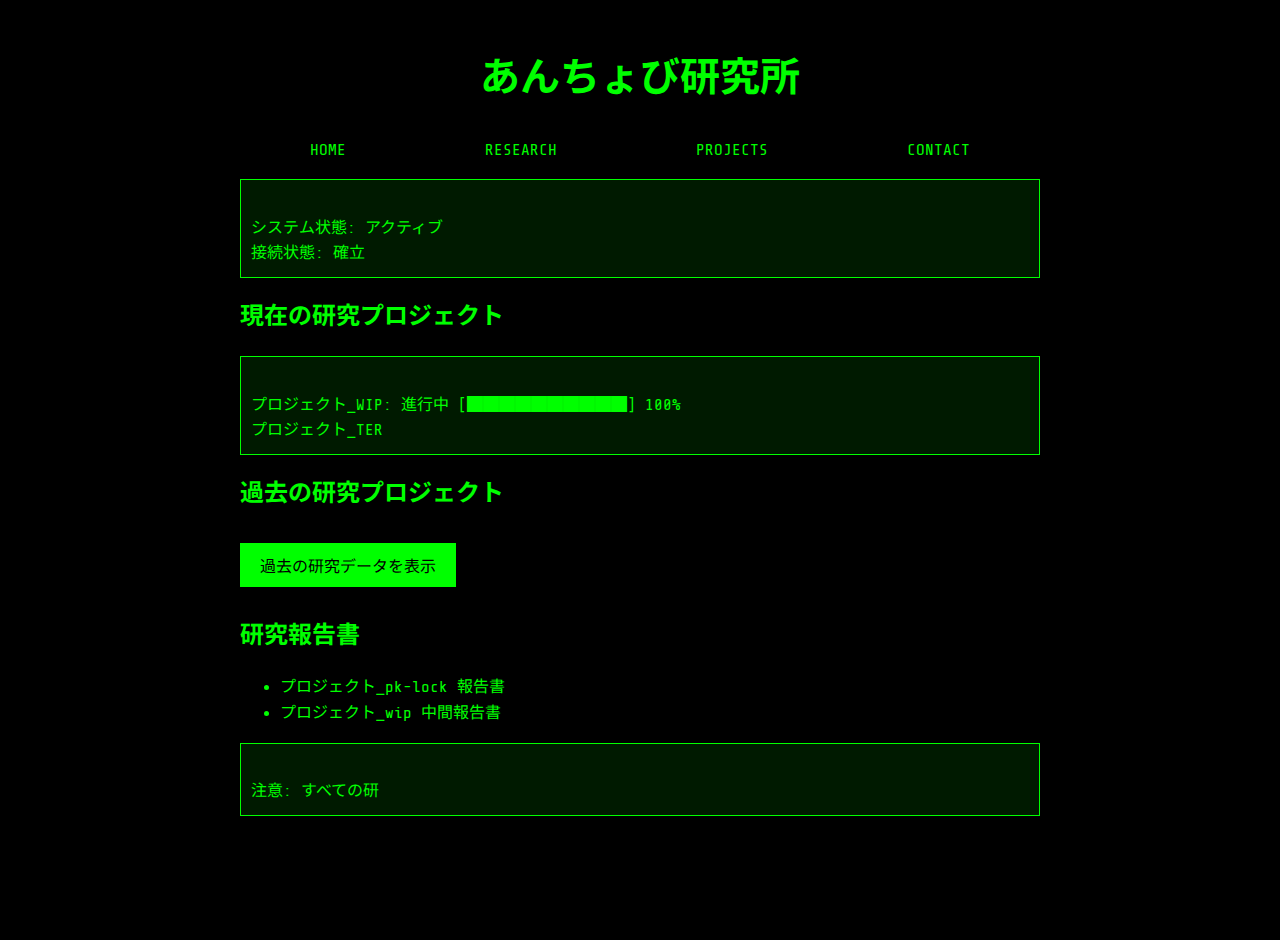
<file: index.html>
<!DOCTYPE html>
<html lang="ja">
<head>
    <meta charset="UTF-8">
    <meta name="viewport" content="width=device-width, initial-scale=1.0">
    <meta name="description" content="あんちょびの研究や最近の出来事を掲載したホームページです。">
<meta property="og:title" content="あんちょび研究所">
   <meta property="og:site_name" content="トップ">
   <meta property="og:description" content="あんちょびの研究や最近の出来事を掲載したホームページです。">
   <meta property="og:url" content="https://aventern.github.io/axisian/">
   <meta property="og:image" herf="images/anchovy.jpg">
<link rel="icon" href="images/anchovy.jpg">
    <title>研究所端末</title>
    <style>
        @import url('https://fonts.googleapis.com/css2?family=Noto+Sans+JP:wght@400;700&family=Share+Tech+Mono&display=swap');
        
        body {
            background-color: #000;
            color: #00ff00;
            font-family: 'Share Tech Mono', 'Noto Sans JP', monospace;
            line-height: 1.6;
            padding: 20px;
            min-height: 100vh;
            margin: 0;
        }

        .container {
            max-width: 800px;
            margin: 0 auto;
        }

        h1 {
            font-size: 2.5em;
            text-align: center;
            animation: flicker 0.3s infinite;
        }

        @keyframes flicker {
            0% { opacity: 1; }
            50% { opacity: 0.95; }
            100% { opacity: 1; }
        }

        .terminal-text {
            background: rgba(0, 255, 0, 0.1);
            border: 1px solid #00ff00;
            padding: 10px;
            margin: 10px 0;
            white-space: pre-line;
        }

        button {
            background-color: #00ff00;
            color: #000;
            border: none;
            padding: 10px 20px;
            font-family: 'Share Tech Mono', 'Noto Sans JP', monospace;
            font-size: 1em;
            cursor: pointer;
            margin: 10px 0;
        }

        button:hover {
            background-color: #00cc00;
        }

        a {
            color: #00ff00;
            text-decoration: none;
        }

        a:hover {
            text-decoration: underline;
        }
    </style>
</head>
<body>
    <div class="container">
        <h1>あんちょび研究所</h1>
         <header>
        <nav>
            <ul style="list-style: none; padding: 0; display: flex; justify-content: space-around;">
                <li><a href="index.html">HOME</a></li>
                <li><a href="past_research.html">RESEARCH</a></li>
                <li><a href="projects.html">PROJECTS</a></li>
                <li><a href="contact.html">CONTACT</a></li>
            </ul>
        </nav>
    </header>

        
        <div class="terminal-text">
            システム状態: アクティブ
            接続状態: 確立
        </div>

        <h2>現在の研究プロジェクト</h2>
        <div class="terminal-text">
            プロジェクト_WIP: 進行中 [██████████] 100%
            プロジェクト_TERM: 分析中 [███████___] 70%
           プロジェクト_TRANSFER: 初期化中 [██________] 20%
        </div>

        <h2>過去の研究プロジェクト</h2>
        <button onclick="window.location.href='past_research.html'">過去の研究データを表示</button>

        <h2>研究報告書</h2>
        <ul>
            <li><a href="reports/project_alpha.pdf" target="_blank">プロジェクト_pk-lock 報告書</a></li>
            <li><a href="reports/project_beta.pdf" target="_blank">プロジェクト_wip 中間報告書</a></li>
        </ul>

        <div class="terminal-text">
            注意: すべての研究データは最高機密です。
            許可されていない閲覧や共有は厳重に禁止されています。
        </div>
    </div>

    <script>
        // ターミナル風のテキスト表示エフェクト
        function typeWriter(elementId, text, speed) {
            let i = 0;
            const element = document.getElementById(elementId);
            element.innerHTML = '';
            function type() {
                if (i < text.length) {
                    element.innerHTML += text.charAt(i);
                    i++;
                    setTimeout(type, speed);
                }
            }
            type();
        }

        // ページ読み込み時にエフェクトを適用
        window.onload = function() {
            const terminalTexts = document.querySelectorAll('.terminal-text');
            terminalTexts.forEach((element, index) => {
                const text = element.innerHTML;
                element.innerHTML = '';
                element.id = 'terminal-text-' + index;
                setTimeout(() => typeWriter('terminal-text-' + index, text, 20), index * 1000);
            });
        };
    </script>
</body>
</html>
</file>
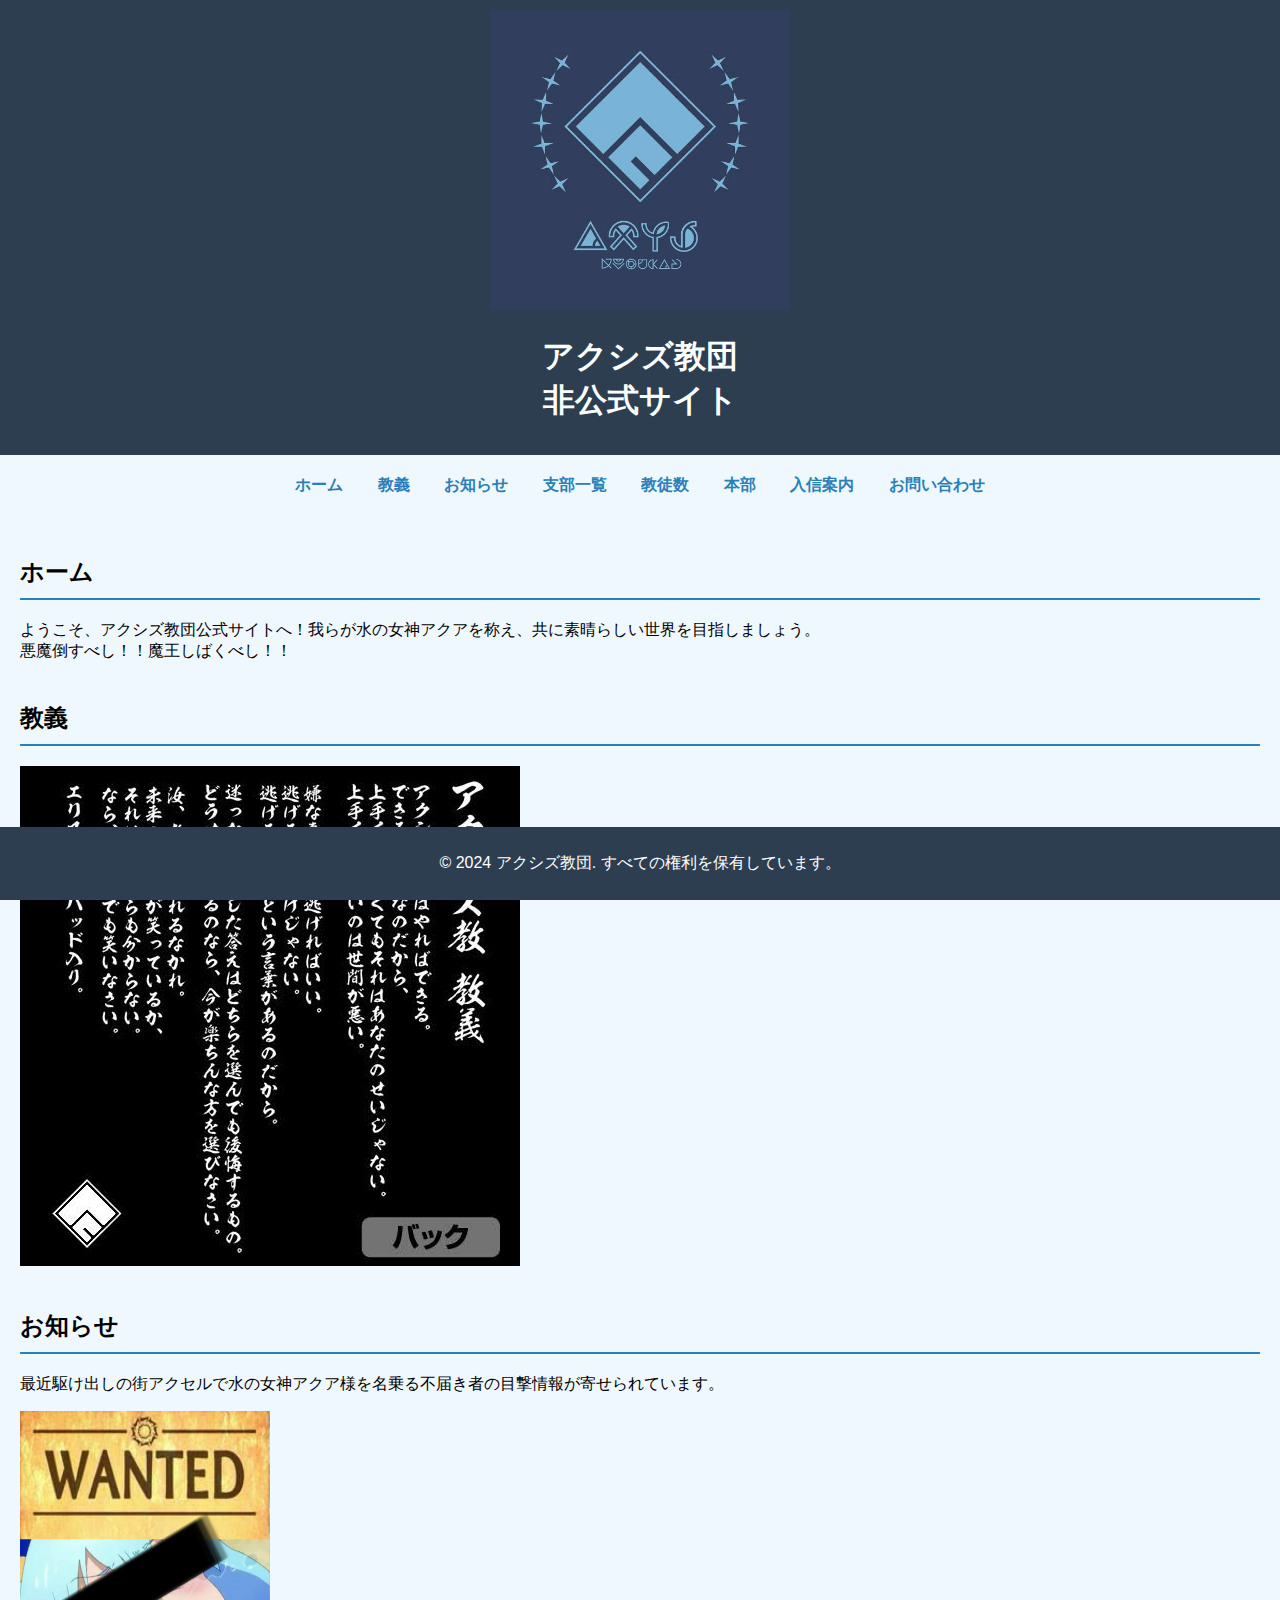
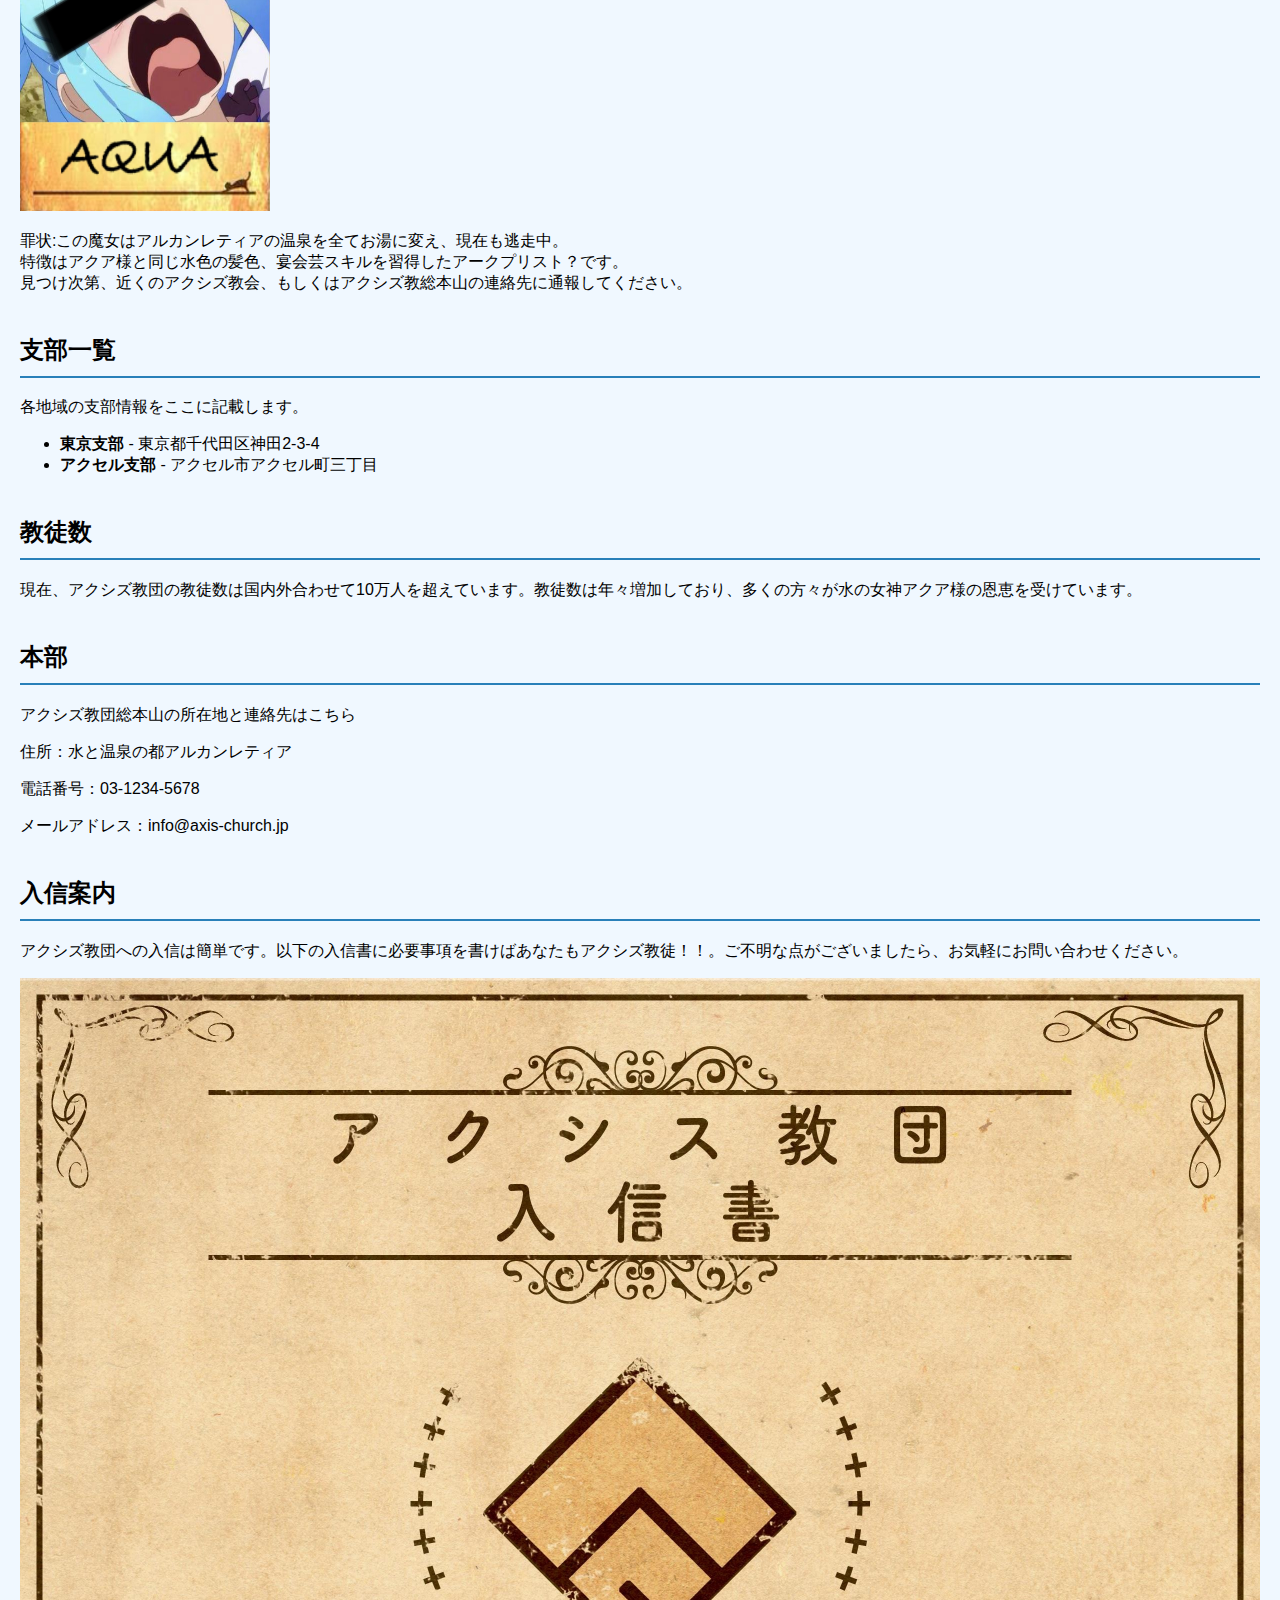
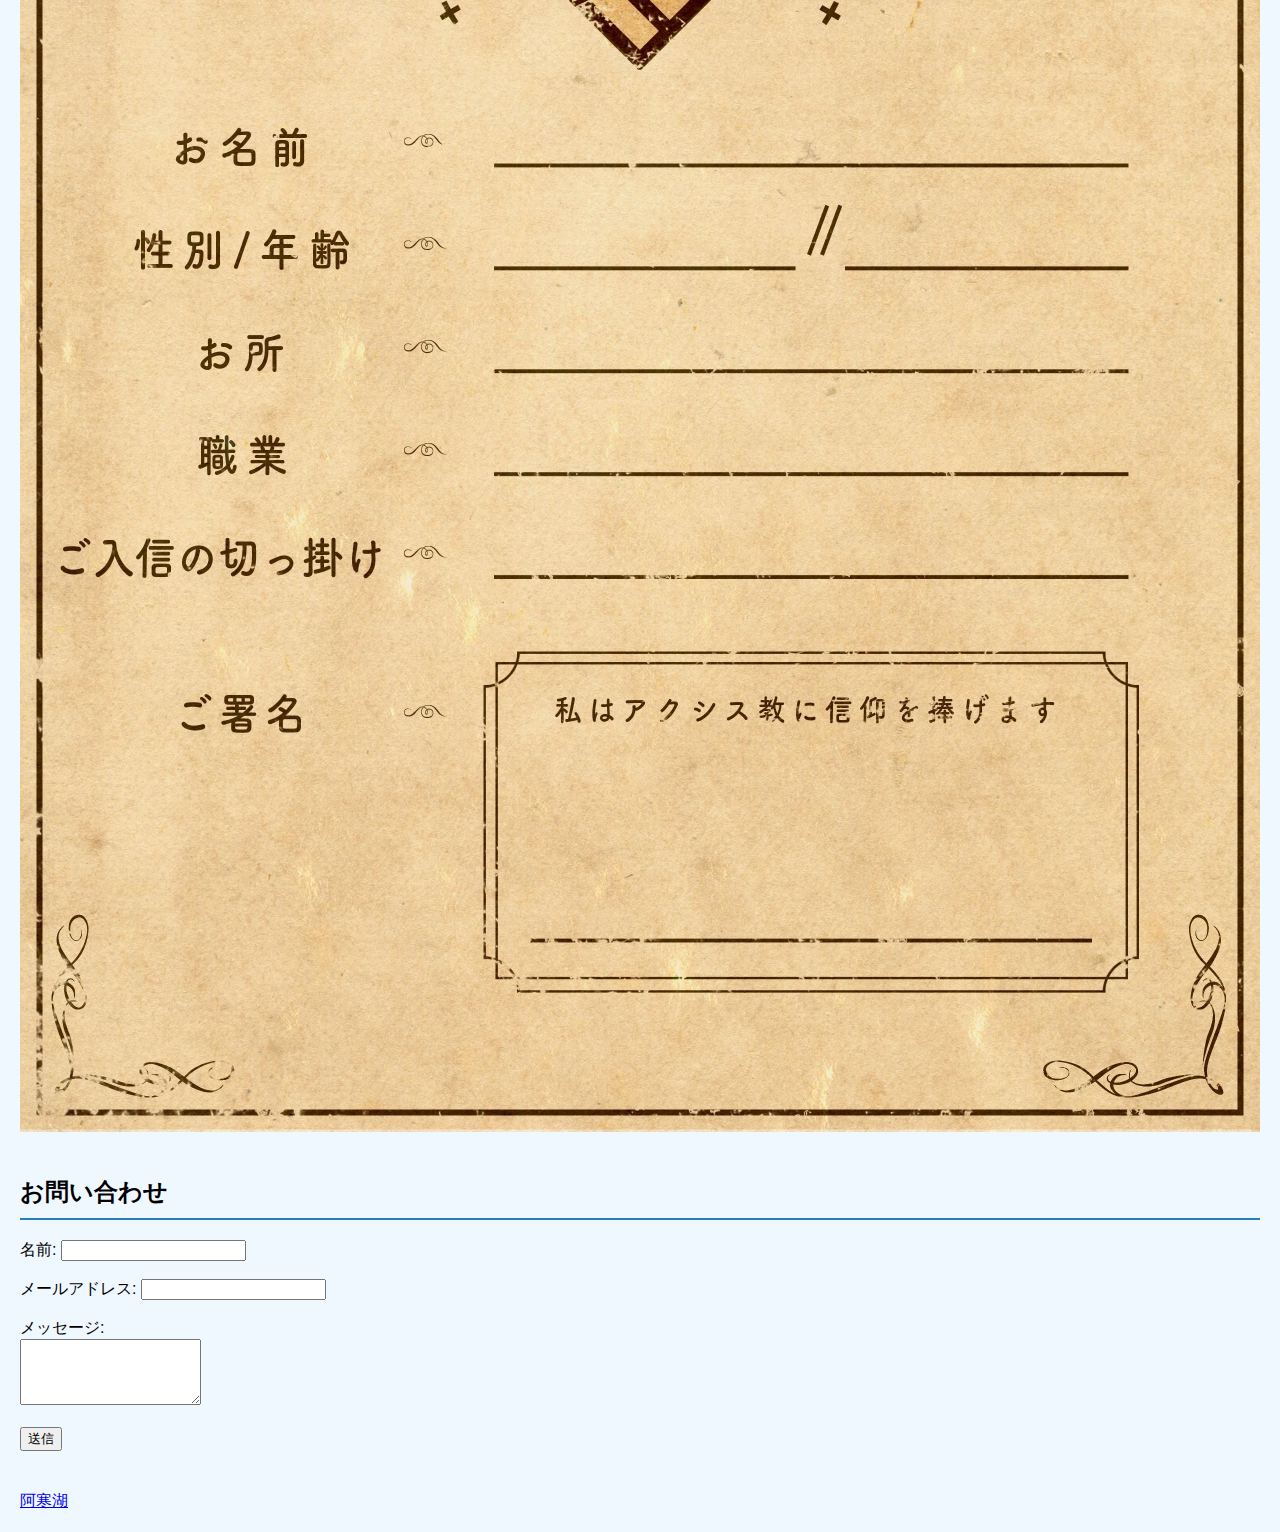
<file: aqua.html>
<!DOCTYPE html>
<html lang="ja">
<head>
    <meta charset="UTF-8">
    <meta name="viewport" content="width=device-width, initial-scale=1.0">
    <title>アクシズ教団非公式サイト</title>
    <style>
        body {
            font-family: Arial, sans-serif;
            background-color: #f0f8ff;
            margin: 0;
            padding: 0;
        }
        header {
            background-color: #2c3e50;
            color: white;
            padding: 10px 0;
            text-align: center;
        }
    
        nav {
            text-align: center;
            margin: 20px 0;
        }
        nav a {
            margin: 0 15px;
            text-decoration: none;
            color: #2980b9;
            font-weight: bold;
        }
        main {
            padding: 20px;
        }
        .content-section {
            margin-bottom: 40px;
        }
        .content-section h2 {
            border-bottom: 2px solid #2980b9;
            padding-bottom: 10px;
        }
        .content-section img {
            max-width: 100%;
            height: auto;
        }
        footer {
            background-color: #2c3e50;
            color: white;
            text-align: center;
            padding: 10px 0;
            position: fixed;
            width: 100%;
            bottom: 0;
        }
    </style>
</head>
<body>
    <header>
<img src="images/IMG_5029.jpeg" style="width: 300px; height: 300px;" alt="ロゴマーク">
    
        <h1>アクシズ教団<br>非公式サイト</h1>
    </header>
    
    <nav>
        <a href="#home">ホーム</a>
        <a href="#teachings">教義</a>
        <a href="#notice">お知らせ</a>
        <a href="#branches">支部一覧</a>
        <a href="#members">教徒数</a>
        <a href="#headquarters">本部</a>
        <a href="#join">入信案内</a>
        <a href="#contact">お問い合わせ</a>
    </nav>

    <main>
        <section id="home" class="content-section">
            <h2>ホーム</h2>
            <p>ようこそ、アクシズ教団公式サイトへ！我らが水の女神アクアを称え、共に素晴らしい世界を目指しましょう。<br>
悪魔倒すべし！！魔王しばくべし！！</p>
        </section>

        <section id="teachings" class="content-section">
            <h2>教義</h2>
    <img src="images/IMG_5028.jpeg" alt="教義">
    
        </section>
        <section id="notice" class="content-section">
           <h2>お知らせ</h2>
            <p>最近駆け出しの街アクセルで水の女神アクア様を名乗る不届き者の目撃情報が寄せられています。</p>
            <img src="images/IMG_5185.jpeg" style="width: 250px; height: 400px;"alt="指名手配">
            <p>罪状:この魔女はアルカンレティアの温泉を全てお湯に変え、現在も逃走中。<br>
            特徴はアクア様と同じ水色の髪色、宴会芸スキルを習得したアークプリスト？です。<br>
            見つけ次第、近くのアクシズ教会、もしくはアクシズ教総本山の連絡先に通報してください。</p>
        </section>

        <section id="branches" class="content-section">
            <h2>支部一覧</h2>
            <p>各地域の支部情報をここに記載します。</p>
            <ul>
                <li><strong>東京支部</strong> - 東京都千代田区神田2-3-4</li>
                <li><strong>アクセル支部</strong> - アクセル市アクセル町三丁目</li>
                <!-- 他の支部情報を追加 -->
            </ul>
        </section>

        <section id="members" class="content-section">
            <h2>教徒数</h2>
            <p>現在、アクシズ教団の教徒数は国内外合わせて10万人を超えています。教徒数は年々増加しており、多くの方々が水の女神アクア様の恩恵を受けています。</p>
        </section>

        <section id="headquarters" class="content-section">
            <h2>本部</h2>
            <p>アクシズ教団総本山の所在地と連絡先はこちら</p>
            <p>住所：水と温泉の都アルカンレティア</p>
            <p>電話番号：03-1234-5678</p>
            <p>メールアドレス：info@axis-church.jp</p>
        </section>

        <section id="join" class="content-section">
            <h2>入信案内</h2>
            <p>アクシズ教団への入信は簡単です。以下の入信書に必要事項を書けばあなたもアクシズ教徒！！。ご不明な点がございましたら、お気軽にお問い合わせください。</p>
               <img src="images/IMG_5181.jpeg" alt="入信書">
        </section>

        <section id="contact" class="content-section">
            <h2>お問い合わせ</h2>
            <form>
                <label for="name">名前:</label>
                <input type="text" id="name" name="name" required><br><br>
                <label for="email">メールアドレス:</label>
                <input type="email" id="email" name="email" required><br><br>
                <label for="message">メッセージ:</label><br>
                <textarea id="message" name="message" rows="4" required></textarea><br><br>
                <input type="submit" value="送信">
            </form>
        </section>
        <a href="pages/blog.html">阿寒湖</a>
    </main>

    <footer>
        <p>© 2024 アクシズ教団. すべての権利を保有しています。</p>
    </footer>
</body>
</html>
</file>
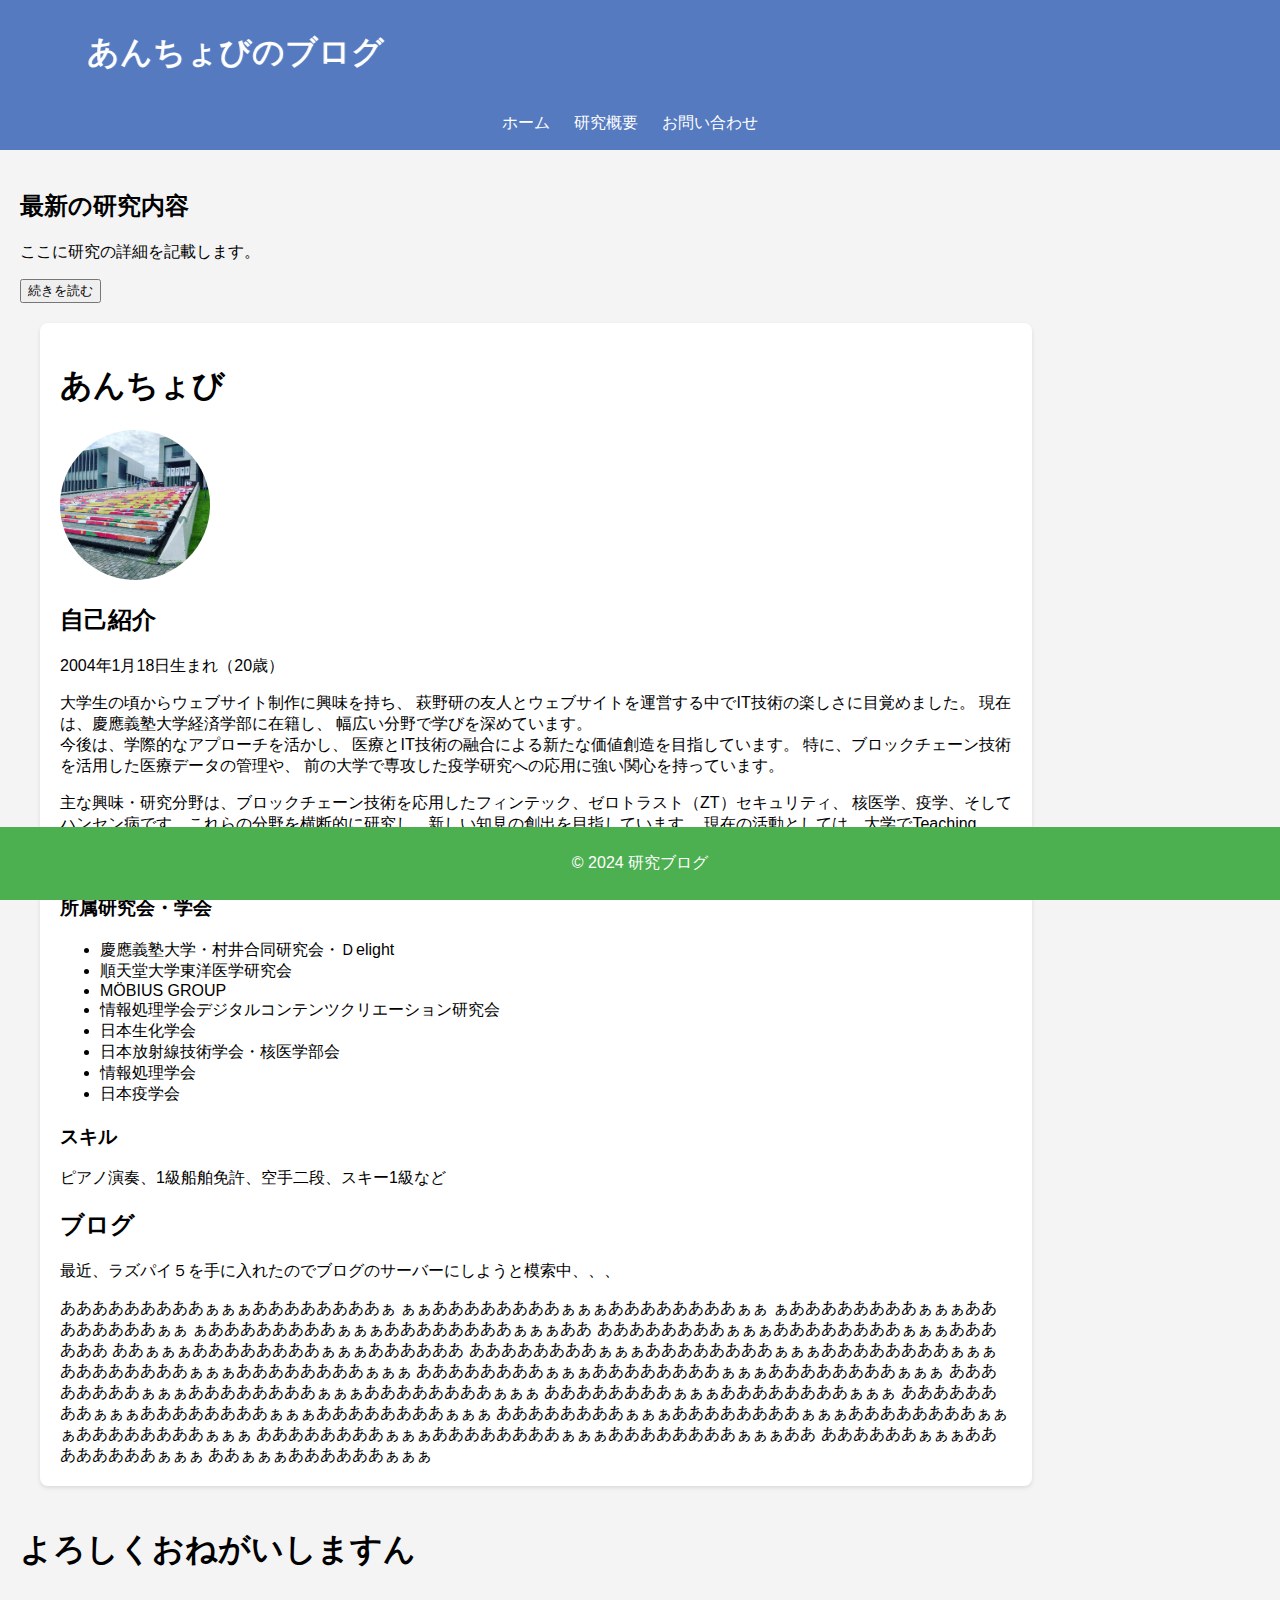
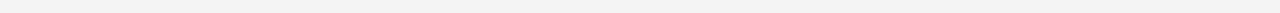
<file: blog.html>
<!DOCTYPE html>
<html lang="ja">
<head>
    <meta charset="UTF-8">
    <meta name="viewport" content="width=device-width, initial-scale=1.0">
    <title>あんちょびのブログ</title>
    <style>
        body {font-family: Arial, sans-serif;margin: 0;padding: 0;background-color: #f4f4f4;justify-content: center; align-items: center; /* コンテンツを垂直中央揃え */width: 100vw; /* ビューポートの幅を使用 */}

        header {background-color: #4CAF50;color: white;padding: 10px 0;text-align: center;height: 150px;box-sizing:border-box;position:relative;}
        #sliding-title {position: absolute;white-space: nowrap;will-change: transform;z-index: 1; /* タイトルを最前面に表示する */}
        nav {position: absolute;bottom: 0; /* 下に移動 */width: 100%;}
        nav ul {list-style-type: none;padding: 0;}
        nav ul li {display: inline;margin-right: 20px;height:-50px;}
        nav ul li a {color: white;text-decoration: none;}
        main {padding: 20px;}
        footer {background-color: #4CAF50;color: white;text-align: center;padding: 10px 0;position: fixed;width: 100%;bottom: 0;}
        .content {padding: 20px;width: 80%; /* コンテンツの幅を適切に設定 */max-width800px; /* 最大幅を設定 */}
        .bio {background-color: white;padding: 20px;border-radius: 8px;box-shadow: 0 2px 4px rgba(0, 0, 0, 0.1);}
    </style>
</head>
<body>
    <header id="header">
        <h1 id="sliding-title">あんちょびのブログ</h1>
         <script>
        const title = document.getElementById('sliding-title');
        const startPosition = window.innerWidth;
        const endPosition = -title.clientWidth;
        const duration = 10; // アニメーションの持続時間（秒）

        function animate() {
            const currentTime = (Date.now() % (duration * 1000)) / 1000;
            const progress = currentTime / duration;
            const currentX = startPosition + progress * (endPosition - startPosition);
            title.style.transform = `translateX(${currentX}px)`;
            requestAnimationFrame(animate);
        }

        window.onload = () => {
            animate();
        };
    </script>
        <nav>
            <ul>
                <li><a href="index.html">ホーム</a></li>
                <li><a href="about.html">研究概要</a></li>
                <li><a href="Keio.html">お問い合わせ</a></li>
            </ul>
        </nav>
    </header>
     <script>
        // function to generate a random color
        function getRandomColor() {const letters = '0123456789ABCDEF';let color = '#';for (let i = 0; i < 6; i++) {color += letters[Math.floor(Math.random() * 16)];}return color;}
        // function to change the header color
        function changeHeaderColor() {const header = document.getElementById('header');header.style.backgroundColor = getRandomColor();}
        // set interval to change color every second
        setInterval(changeHeaderColor, 10);
    </script>
    <main>
        <article>
            <h2>最新の研究内容</h2>
            <p>ここに研究の詳細を記載します。</p>
            <button id="toggleButton">続きを読む</button>
            <div id="moreContent" style="display: none;">
                <p>追加の研究情報や詳細な説明がここに表示されます。</p>
            </div>
        </article>
<div class="content">
        <div class="bio">
            <h1>あんちょび</h1>
            <img src="images/IMG_5000.jpeg" style="width: 150px;height: 150px;border-radius: 50%;object-fit: cover;margin-right: 20px; " alt="ロゴマーク">
             <h2>自己紹介</h2>
            <p>2004年1月18日生まれ（20歳）</p>
            <p>大学生の頃からウェブサイト制作に興味を持ち、
                萩野研の友人とウェブサイトを運営する中でIT技術の楽しさに目覚めました。
                現在は、慶應義塾大学経済学部に在籍し、
                幅広い分野で学びを深めています。
            <br>今後は、学際的なアプローチを活かし、
                医療とIT技術の融合による新たな価値創造を目指しています。
                特に、ブロックチェーン技術を活用した医療データの管理や、
                前の大学で専攻した疫学研究への応用に強い関心を持っています。
            </p>
            <p>主な興味・研究分野は、ブロックチェーン技術を応用したフィンテック、ゼロトラスト（ZT）セキュリティ、
                核医学、疫学、そしてハンセン病です。これらの分野を横断的に研究し、新しい知見の創出を目指しています。
                現在の活動としては、大学でTeaching Assistantを務める傍ら、
                個人でウェブサイトの運営や不動産業にも携わっています。多岐にわたる活動を通じて、
                幅広い視野と実践的なスキルを磨いています。
                </p>
            <h3>所属研究会・学会</h3>
            <ul>
                <li>慶應義塾大学・村井合同研究会・Ｄelight</li>
                <li>順天堂大学東洋医学研究会</li>
                <li>MÖBIUS GROUP</li>
                <li>情報処理学会デジタルコンテンツクリエーション研究会</li>
 
                <li>日本生化学会</li>
                <li>日本放射線技術学会・核医学部会</li>
                <li>情報処理学会</li>

                <li>日本疫学会</li>
                
            </ul>
            <h3>スキル</h3>
            <p>ピアノ演奏、1級船舶免許、空手二段、スキー1級など</p>
  <h2>ブログ</h2>
        <p>最近、ラズパイ５を手に入れたのでブログのサーバーにしようと模索中、、、</p>  
            あああああああああぁぁぁああああああああぁ
            ぁぁああああああああぁぁぁああああああああぁぁ
            ぁああああああああぁぁぁああああああああぁぁ
            ぁああああああああぁぁぁああああああああぁぁぁああ
            ああああああああぁぁぁああああああああぁぁぁああああああ
            ああぁぁぁああああああああぁぁぁああああああ
            ああああああああぁぁぁああああああああぁぁぁああああああああぁぁぁ
            ああああああああぁぁぁああああああああぁぁぁ
            ああああああああぁぁぁああああああああぁぁぁああああああああぁぁぁ
            ああああああああぁぁぁああああああああぁぁぁああああああああぁぁぁ
            ああああああああぁぁぁああああああああぁぁぁ
            ああああああああぁぁぁああああああああぁぁぁああああああああぁぁぁ
            ああああああああぁぁぁああああああああぁぁぁああああああああぁぁぁああああああああぁぁぁ
            ああああああああぁぁぁああああああああぁぁぁああああああああぁぁぁああ
            ああああああぁぁぁああああああああぁぁぁ
            
            ああぁぁぁああああああぁぁぁ           
        </div>
    </div>
            <h1>よろしくおねがいしますん</h1>
    </main>
    <footer>
        <p>&copy; 2024 研究ブログ</p>
    </footer>
    <script>
        document.addEventListener("DOMContentLoaded", function() {
            const toggleButton = document.getElementById("toggleButton");
            const moreContent = document.getElementById("moreContent");

            toggleButton.addEventListener("click", function() {
                if (moreContent.style.display === "none") {
                    moreContent.style.display = "block";
                    toggleButton.textContent = "閉じる";
                } else {
                    moreContent.style.display = "none";
                    toggleButton.textContent = "続きを読む";
                }
            });
        });
    </script>
</body>
</html>
</file>
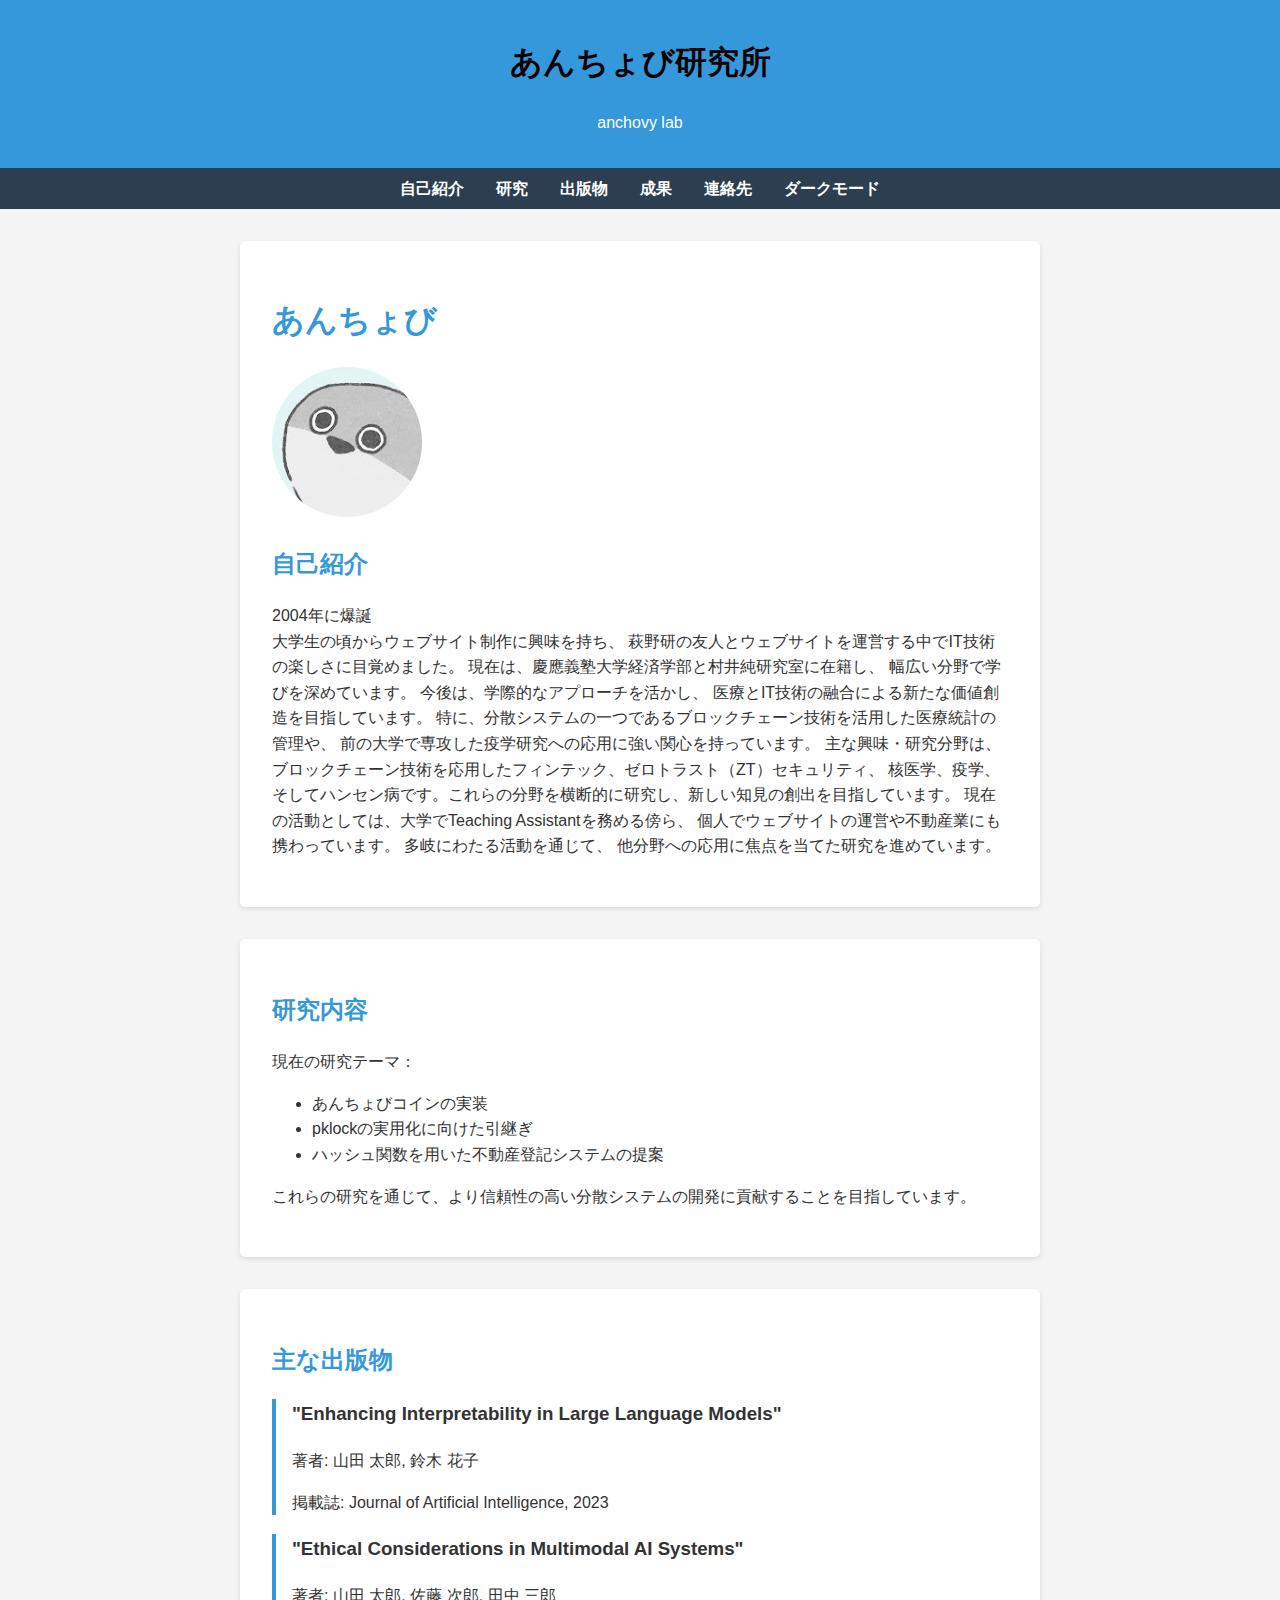
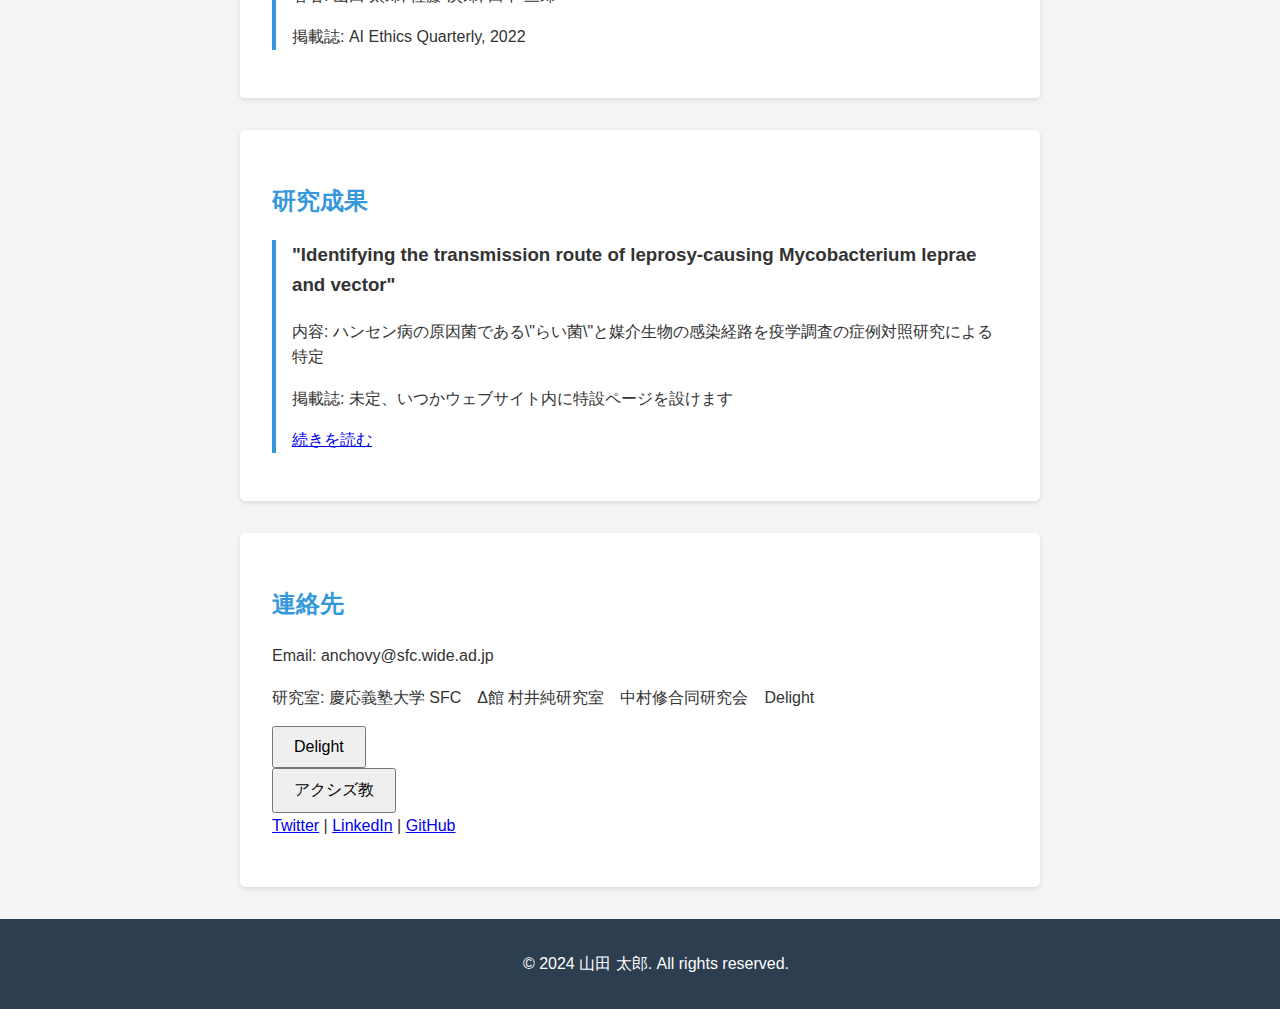
<file: cope.html>
<!DOCTYPE html>
<html lang="ja">
<head>
    <meta charset="UTF-8">
    <meta name="viewport" content="width=device-width, initial-scale=1.0">
    <meta name="description" content="あんちょびの研究や最近の出来事を掲載したホームページです。">
<meta property="og:title" content="あんちょび研究所">
   <meta property="og:site_name" content="トップ">
   <meta property="og:description" content="あんちょびの研究や最近の出来事を掲載したホームページです。">
   <meta property="og:url" content="https://aventern.github.io/axisian/">
   <meta property="og:image" herf="images/anchovy.jpg">

   
<link rel="icon" href="images/anchovy.jpg">
<link rel="apple-touch-icon" href="images/anchovy.jpg">
    <title>あんちょび研究所</title>
    <style>

        background-image {https://aventern.github.io/axisian/images/delight.jpg
            
        }
        :root {
            --primary-color: #3498db;
            --secondary-color: #2c3e50;
            --text-color: #333;
            --background-color: #f4f4f4;
        }
        body {
            font-family: 'Helvetica Neue', Arial, sans-serif;
            line-height: 1.6;
            color: var(--text-color);
            background-color: var(--background-color);
            margin: 0;
            padding: 0;
        }
        header {
            background-color: var(--primary-color);
            color: white;
            text-align: center;
            padding: 1rem;
        }
        nav {
            background-color: var(--secondary-color);
            padding: 0.5rem;
        }
        nav ul {
            list-style-type: none;
            padding: 0;
            margin: 0;
            display: flex;
            justify-content: center;
        }
        nav ul li {
            margin: 0 1rem;
        }
        nav ul li a {
            color: white;
            text-decoration: none;
            font-weight: bold;
        }
        main {
            max-width: 800px;
            margin: 2rem auto;
            padding: 0 1rem;
        }
        section {
            background-color: white;
            border-radius: 5px;
            box-shadow: 0 2px 5px rgba(0,0,0,0.1);
            padding: 2rem;
            margin-bottom: 2rem;
        }
        h1, h2 {
            color: var(--primary-color);
        }
        .publication {
            border-left: 4px solid var(--primary-color);
            padding-left: 1rem;
            margin-bottom: 1rem;
        }
        footer {
            background-color: var(--secondary-color);
            color: white;
            text-align: center;
            padding: 1rem;
            position: relative;
            bottom: 0;
            width: 100%;
        }
        @media (max-width: 600px) {
            nav ul {
                flex-direction: column;
                align-items: center;
            }
            nav ul li {
                margin: 0.5rem 0;
            }
        }
    </style>
</head>
<body>
    <header>
        <h1><font color="yello">あんちょび研究所</font></h1>
        <p>anchovy lab</p>
    </header>

    <nav>
        <ul>
            <li><a href="#about">自己紹介</a></li>
            <li><a href="#research">研究</a></li>
            <li><a href="#publications">出版物</a></li>
            <li><a href="#publications">成果</a></li>
            <li><a href="#contact">連絡先</a></li>
        </ul>
    </nav>

    <main>
        <section id="about">
             <h1>あんちょび</h1>
            <img src="images/anchovy.jpg" style="width: 150px;height: 150px;border-radius: 50%;object-fit: cover;margin-right: 20px; " alt="ロゴマーク">
            <h2>自己紹介</h2>
            <p>2004年に爆誕<br>
                大学生の頃からウェブサイト制作に興味を持ち、 
                萩野研の友人とウェブサイトを運営する中でIT技術の楽しさに目覚めました。 
                現在は、慶應義塾大学経済学部と村井純研究室に在籍し、 幅広い分野で学びを深めています。
                今後は、学際的なアプローチを活かし、 医療とIT技術の融合による新たな価値創造を目指しています。 
                特に、分散システムの一つであるブロックチェーン技術を活用した医療統計の管理や、 
                前の大学で専攻した疫学研究への応用に強い関心を持っています。
                主な興味・研究分野は、ブロックチェーン技術を応用したフィンテック、ゼロトラスト（ZT）セキュリティ、 
                核医学、疫学、そしてハンセン病です。これらの分野を横断的に研究し、新しい知見の創出を目指しています。
                現在の活動としては、大学でTeaching Assistantを務める傍ら、 個人でウェブサイトの運営や不動産業にも携わっています。
                多岐にわたる活動を通じて、 他分野への応用に焦点を当てた研究を進めています。
            </p>
        </section>

        <section id="research">
            <h2>研究内容</h2>
            <p>現在の研究テーマ：</p>
            <ul>
                <li>あんちょびコインの実装</li>
                <li>pklockの実用化に向けた引継ぎ</li>
                <li>ハッシュ関数を用いた不動産登記システムの提案</li>
            </ul>
            <p>これらの研究を通じて、より信頼性の高い分散システムの開発に貢献することを目指しています。</p>
        </section>


        <section id="publications">
            <h2>主な出版物</h2>
            <div class="publication">
                <h3>"Enhancing Interpretability in Large Language Models"</h3>
                <p>著者: 山田 太郎, 鈴木 花子</p>
                <p>掲載誌: Journal of Artificial Intelligence, 2023</p>
            </div>
            <div class="publication">
                <h3>"Ethical Considerations in Multimodal AI Systems"</h3>
                <p>著者: 山田 太郎, 佐藤 次郎, 田中 三郎</p>
                <p>掲載誌: AI Ethics Quarterly, 2022</p>
            </div>
        </section>
        
     

        <section id="publications">
    <h2>研究成果</h2>
    <div class="publication">
        <h3>"Identifying the transmission route of leprosy-causing Mycobacterium leprae and vector"</h3>
        <p>内容: ハンセン病の原因菌である\"らい菌\"と媒介生物の感染経路を疫学調査の症例対照研究による特定</p>
        <p>掲載誌: 未定、いつかウェブサイト内に特設ページを設けます</p>
        <a href="https://aventern.github.io/axisian/a.html" >続きを読む</a>
    </div>
            </section>
     <div>
    <div id="buttonContainer3"></div>
    <script>
        const buttonContainer3 = document.getElementById('buttonContainer2');
        const button3 = document.createElement('button');
        button2.textContent = '続きを読む';
        button2.style.padding = '10px 20px';
        button2.style.fontSize = '16px';
        button2.addEventListener('click', function () {
            const url = 'https://aventern.github.io/axisian/a.html';
            window.open(url, '_blank');
        });
        buttonContainer2.appendChild(button2);
        setInterval(() => {
            button2.style.backgroundColor = getRandomColor();
        }, 1000);
    </script>
</div>





        <section id="contact">
            <h2>連絡先</h2>
            <p>Email: anchovy@sfc.wide.ad.jp</p>
            <p>研究室: 慶応義塾大学 SFC　Δ館 村井純研究室　中村修合同研究会　Delight</p>
            <p>
                <div>
    <div id="buttonContainer1"></div>
    <script>
        const buttonContainer1 = document.getElementById('buttonContainer1');
        const button1 = document.createElement('button');
        button1.textContent = 'Delight';
        button1.style.padding = '10px 20px';
        button1.style.fontSize = '16px';
        button1.addEventListener('click', function () {
            const url = 'https://delight.sfc.wide.ad.jp/';
            window.open(url, '_blank');
        });
        buttonContainer1.appendChild(button1);
        function getRandomColor() {
            const letters = '0123456789ABCDEF';
            let color = '#';
            for (let i = 0; i < 6; i++) {
                color += letters[Math.floor(Math.random() * 16)];
            }
            return color;
        }
        setInterval(() => {
            button1.style.backgroundColor = getRandomColor();
        }, 1000);
    </script>
</div>
            <div>
    <div id="buttonContainer2"></div>
    <script>
        const buttonContainer2 = document.getElementById('buttonContainer2');
        const button2 = document.createElement('button');
        button2.textContent = 'アクシズ教';
        button2.style.padding = '10px 20px';
        button2.style.fontSize = '16px';
        button2.addEventListener('click', function () {
            const url = 'https://aventern.github.io/axisian/aqua.html';
            window.open(url, '_blank');
        });
        buttonContainer2.appendChild(button2);
        setInterval(() => {
            button2.style.backgroundColor = getRandomColor();
        }, 1000);
    </script>
</div>
                <a href="https://twitter.com/example" target="_blank" rel="noopener noreferrer">Twitter</a> |
                <a href="https://linkedin.com/in/example" target="_blank" rel="noopener noreferrer">LinkedIn</a> |
                <a href="https://github.com/example" target="_blank" rel="noopener noreferrer">GitHub</a>
            </p>
        </section>
    </main>

    <footer>
        <p>&copy; 2024 山田 太郎. All rights reserved.</p>
    </footer>

    <script>
        document.addEventListener('DOMContentLoaded', (event) => {
            // スムーズスクロール
            document.querySelectorAll('a[href^="#"]').forEach(anchor => {
                anchor.addEventListener('click', function (e) {
                    e.preventDefault();
                    document.querySelector(this.getAttribute('href')).scrollIntoView({
                        behavior: 'smooth'
                    });
                });
            });

            // ダークモードトグル
            const toggleDarkMode = () => {
                document.body.classList.toggle('dark-mode');
            };

            // ダークモードボタンの追加
            const nav = document.querySelector('nav ul');
            const darkModeToggle = document.createElement('li');
            darkModeToggle.innerHTML = '<a href="#" id="dark-mode-toggle">ダークモード</a>';
            nav.appendChild(darkModeToggle);

            document.getElementById('dark-mode-toggle').addEventListener('click', (e) => {
                e.preventDefault();
                toggleDarkMode();
            });

            // ダークモードのスタイル
            const style = document.createElement('style');
            style.textContent = `
                body.dark-mode {
                    --text-color: #f4f4f4;
                    --background-color: #333;
                }
                body.dark-mode section {
                    background-color: #2c3e50;
                    color: #f4f4f4;
                }
            `;
            document.head.appendChild(style);
        });
    </script>
</body>
</html>
</file>
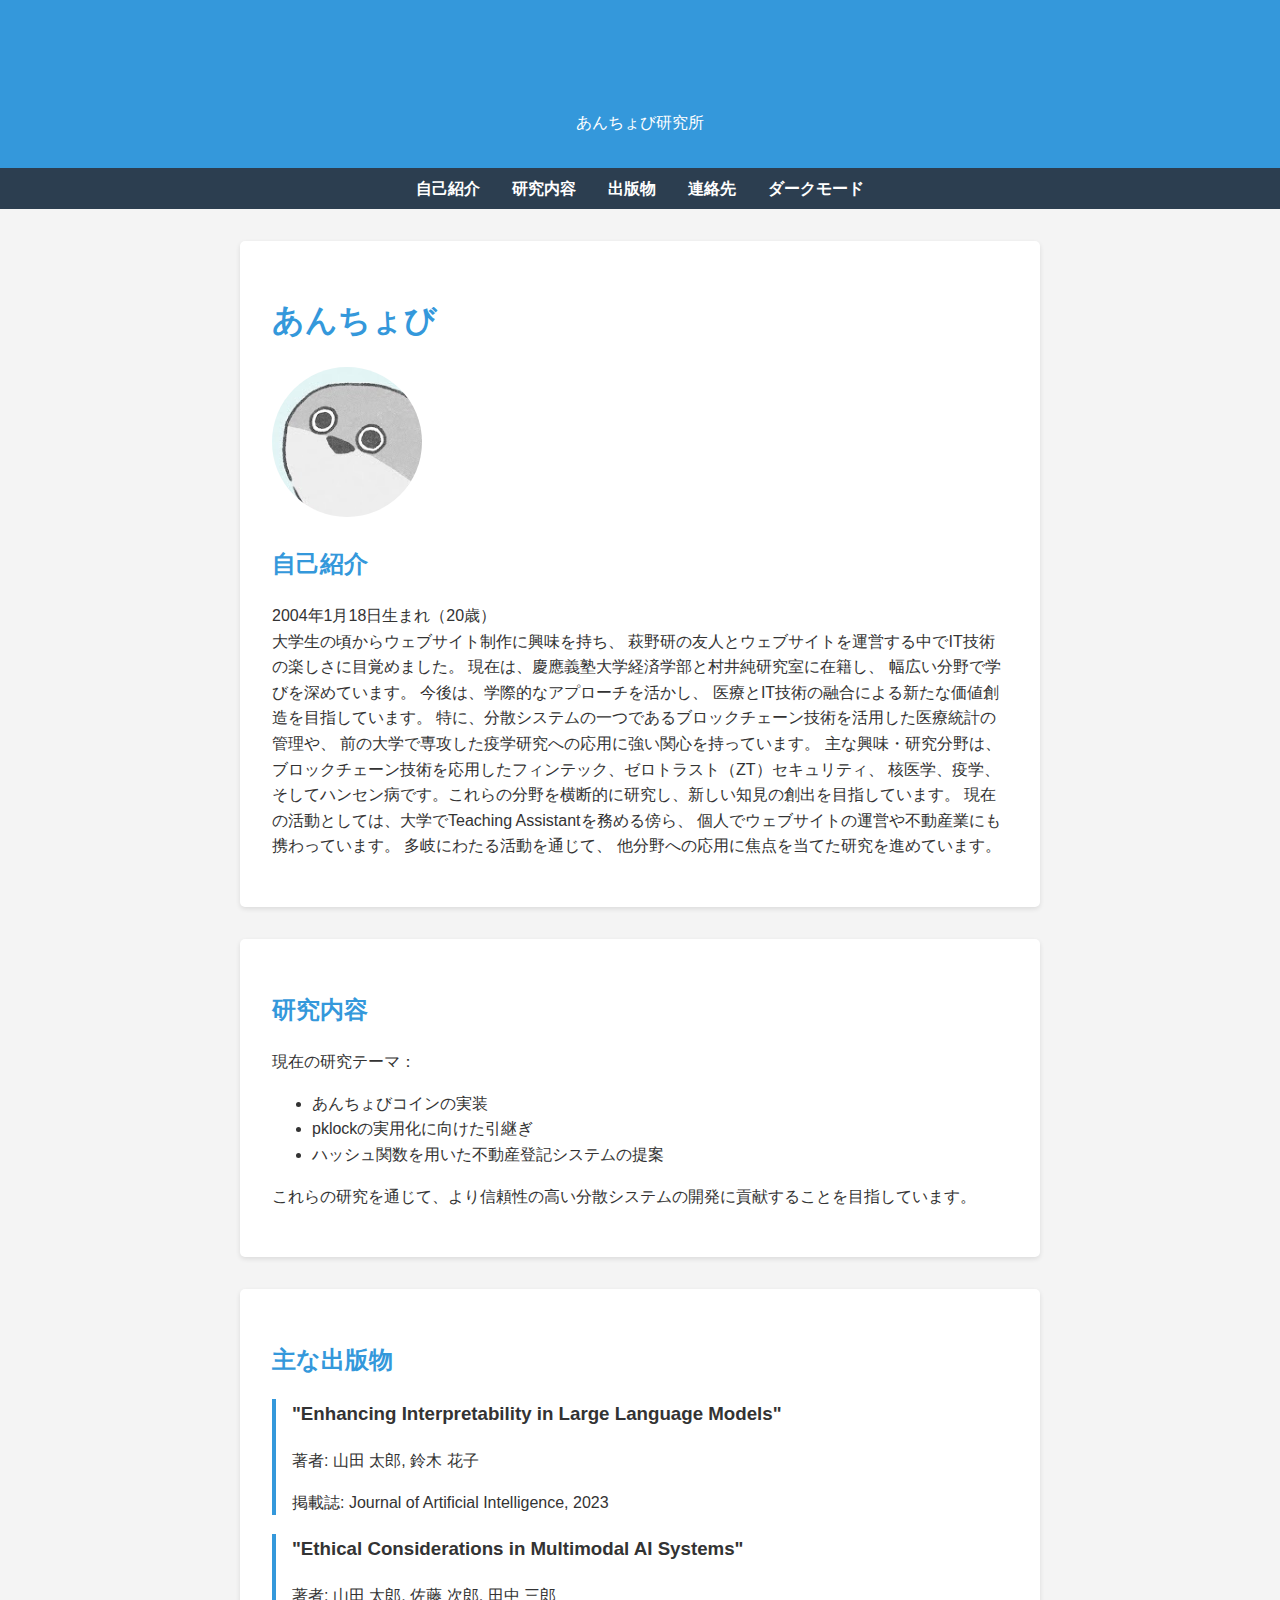
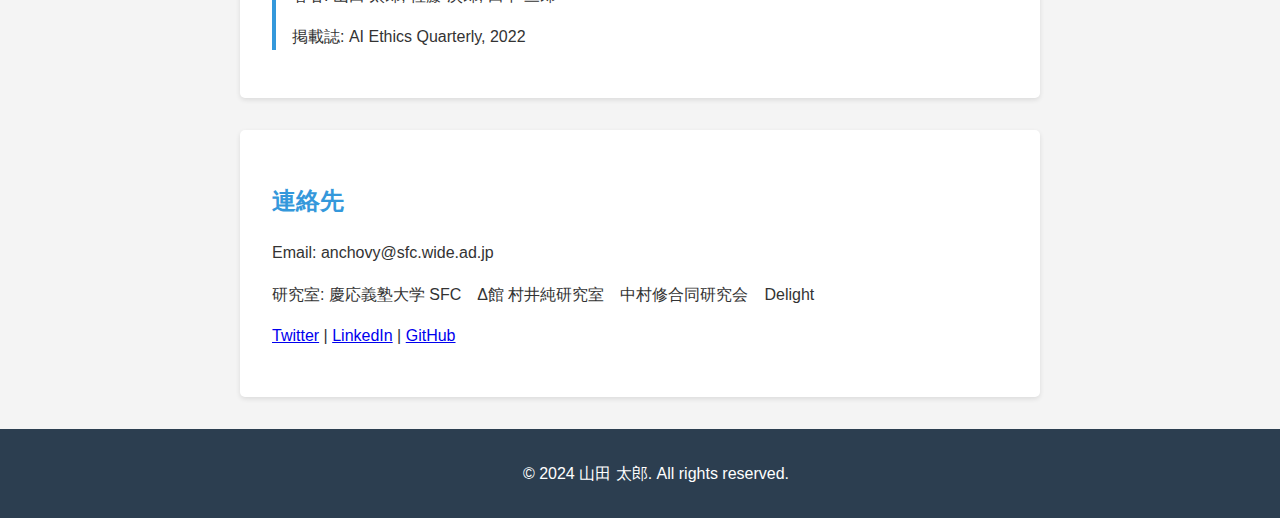
<file: index2.html>
<!DOCTYPE html>
<html lang="ja">
<head>
    <meta charset="UTF-8">
    <meta name="viewport" content="width=device-width, initial-scale=1.0">
    <meta name="description" content="あんちょびの研究や最近の出来事を掲載したホームページです。">
<meta property="og:title" content="あんちょび研究所">
   <meta property="og:site_name" content="トップ">
   <meta property="og:description" content="あんちょびの研究や最近の出来事を掲載したホームページです。">
   <meta property="og:url" content="https://aventern.github.io/axisian/">
   <meta property="og:image" herf="images/anchovy.jpg">

   
<link rel="icon" href="images/anchovy.jpg">
<link rel="apple-touch-icon" href="images/anchovy.jpg">
    <title>あんちょび研究所</title>
    <style>
        :root {
            --primary-color: #3498db;
            --secondary-color: #2c3e50;
            --text-color: #333;
            --background-color: #f4f4f4;
        }
        body {
            font-family: 'Helvetica Neue', Arial, sans-serif;
            line-height: 1.6;
            color: var(--text-color);
            background-color: var(--background-color);
            margin: 0;
            padding: 0;
        }
        header {
            background-color: var(--primary-color);
            color: white;
            text-align: center;
            padding: 1rem;
        }
        nav {
            background-color: var(--secondary-color);
            padding: 0.5rem;
        }
        nav ul {
            list-style-type: none;
            padding: 0;
            margin: 0;
            display: flex;
            justify-content: center;
        }
        nav ul li {
            margin: 0 1rem;
        }
        nav ul li a {
            color: white;
            text-decoration: none;
            font-weight: bold;
        }
        main {
            max-width: 800px;
            margin: 2rem auto;
            padding: 0 1rem;
        }
        section {
            background-color: white;
            border-radius: 5px;
            box-shadow: 0 2px 5px rgba(0,0,0,0.1);
            padding: 2rem;
            margin-bottom: 2rem;
        }
        h1, h2 {
            color: var(--primary-color);
        }
        .publication {
            border-left: 4px solid var(--primary-color);
            padding-left: 1rem;
            margin-bottom: 1rem;
        }
        footer {
            background-color: var(--secondary-color);
            color: white;
            text-align: center;
            padding: 1rem;
            position: relative;
            bottom: 0;
            width: 100%;
        }
        @media (max-width: 600px) {
            nav ul {
                flex-direction: column;
                align-items: center;
            }
            nav ul li {
                margin: 0.5rem 0;
            }
        }
    </style>
</head>
<body>
    <header>
        <h1 color="red">山田 太郎</h1>
        <p>あんちょび研究所</p>
    </header>

    <nav>
        <ul>
            <li><a href="#about">自己紹介</a></li>
            <li><a href="#research">研究内容</a></li>
            <li><a href="#publications">出版物</a></li>
            <li><a href="#contact">連絡先</a></li>
        </ul>
    </nav>

    <main>
        <section id="about">
             <h1>あんちょび</h1>
            <img src="images/anchovy.jpg" style="width: 150px;height: 150px;border-radius: 50%;object-fit: cover;margin-right: 20px; " alt="ロゴマーク">
            <h2>自己紹介</h2>
            <p>2004年1月18日生まれ（20歳）<br>
                大学生の頃からウェブサイト制作に興味を持ち、 
                萩野研の友人とウェブサイトを運営する中でIT技術の楽しさに目覚めました。 
                現在は、慶應義塾大学経済学部と村井純研究室に在籍し、 幅広い分野で学びを深めています。
                今後は、学際的なアプローチを活かし、 医療とIT技術の融合による新たな価値創造を目指しています。 
                特に、分散システムの一つであるブロックチェーン技術を活用した医療統計の管理や、 
                前の大学で専攻した疫学研究への応用に強い関心を持っています。
                主な興味・研究分野は、ブロックチェーン技術を応用したフィンテック、ゼロトラスト（ZT）セキュリティ、 
                核医学、疫学、そしてハンセン病です。これらの分野を横断的に研究し、新しい知見の創出を目指しています。
                現在の活動としては、大学でTeaching Assistantを務める傍ら、 個人でウェブサイトの運営や不動産業にも携わっています。
                多岐にわたる活動を通じて、 他分野への応用に焦点を当てた研究を進めています。
            </p>
        </section>

        <section id="research">
            <h2>研究内容</h2>
            <p>現在の研究テーマ：</p>
            <ul>
                <li>あんちょびコインの実装</li>
                <li>pklockの実用化に向けた引継ぎ</li>
                <li>ハッシュ関数を用いた不動産登記システムの提案</li>
            </ul>
            <p>これらの研究を通じて、より信頼性の高い分散システムの開発に貢献することを目指しています。</p>
        </section>

        <section id="publications">
            <h2>主な出版物</h2>
            <div class="publication">
                <h3>"Enhancing Interpretability in Large Language Models"</h3>
                <p>著者: 山田 太郎, 鈴木 花子</p>
                <p>掲載誌: Journal of Artificial Intelligence, 2023</p>
            </div>
            <div class="publication">
                <h3>"Ethical Considerations in Multimodal AI Systems"</h3>
                <p>著者: 山田 太郎, 佐藤 次郎, 田中 三郎</p>
                <p>掲載誌: AI Ethics Quarterly, 2022</p>
            </div>
        </section>

        <section id="contact">
            <h2>連絡先</h2>
            <p>Email: anchovy@sfc.wide.ad.jp</p>
            <p>研究室: 慶応義塾大学 SFC　Δ館 村井純研究室　中村修合同研究会　Delight</p>
            <p>
                <a href="https://twitter.com/example" target="_blank" rel="noopener noreferrer">Twitter</a> |
                <a href="https://linkedin.com/in/example" target="_blank" rel="noopener noreferrer">LinkedIn</a> |
                <a href="https://github.com/example" target="_blank" rel="noopener noreferrer">GitHub</a>
            </p>
        </section>
    </main>

    <footer>
        <p>&copy; 2024 山田 太郎. All rights reserved.</p>
    </footer>

    <script>
        document.addEventListener('DOMContentLoaded', (event) => {
            // スムーズスクロール
            document.querySelectorAll('a[href^="#"]').forEach(anchor => {
                anchor.addEventListener('click', function (e) {
                    e.preventDefault();
                    document.querySelector(this.getAttribute('href')).scrollIntoView({
                        behavior: 'smooth'
                    });
                });
            });

            // ダークモードトグル
            const toggleDarkMode = () => {
                document.body.classList.toggle('dark-mode');
            };

            // ダークモードボタンの追加
            const nav = document.querySelector('nav ul');
            const darkModeToggle = document.createElement('li');
            darkModeToggle.innerHTML = '<a href="#" id="dark-mode-toggle">ダークモード</a>';
            nav.appendChild(darkModeToggle);

            document.getElementById('dark-mode-toggle').addEventListener('click', (e) => {
                e.preventDefault();
                toggleDarkMode();
            });

            // ダークモードのスタイル
            const style = document.createElement('style');
            style.textContent = `
                body.dark-mode {
                    --text-color: #f4f4f4;
                    --background-color: #333;
                }
                body.dark-mode section {
                    background-color: #2c3e50;
                    color: #f4f4f4;
                }
            `;
            document.head.appendChild(style);
        });
    </script>
</body>
</html>
</file>
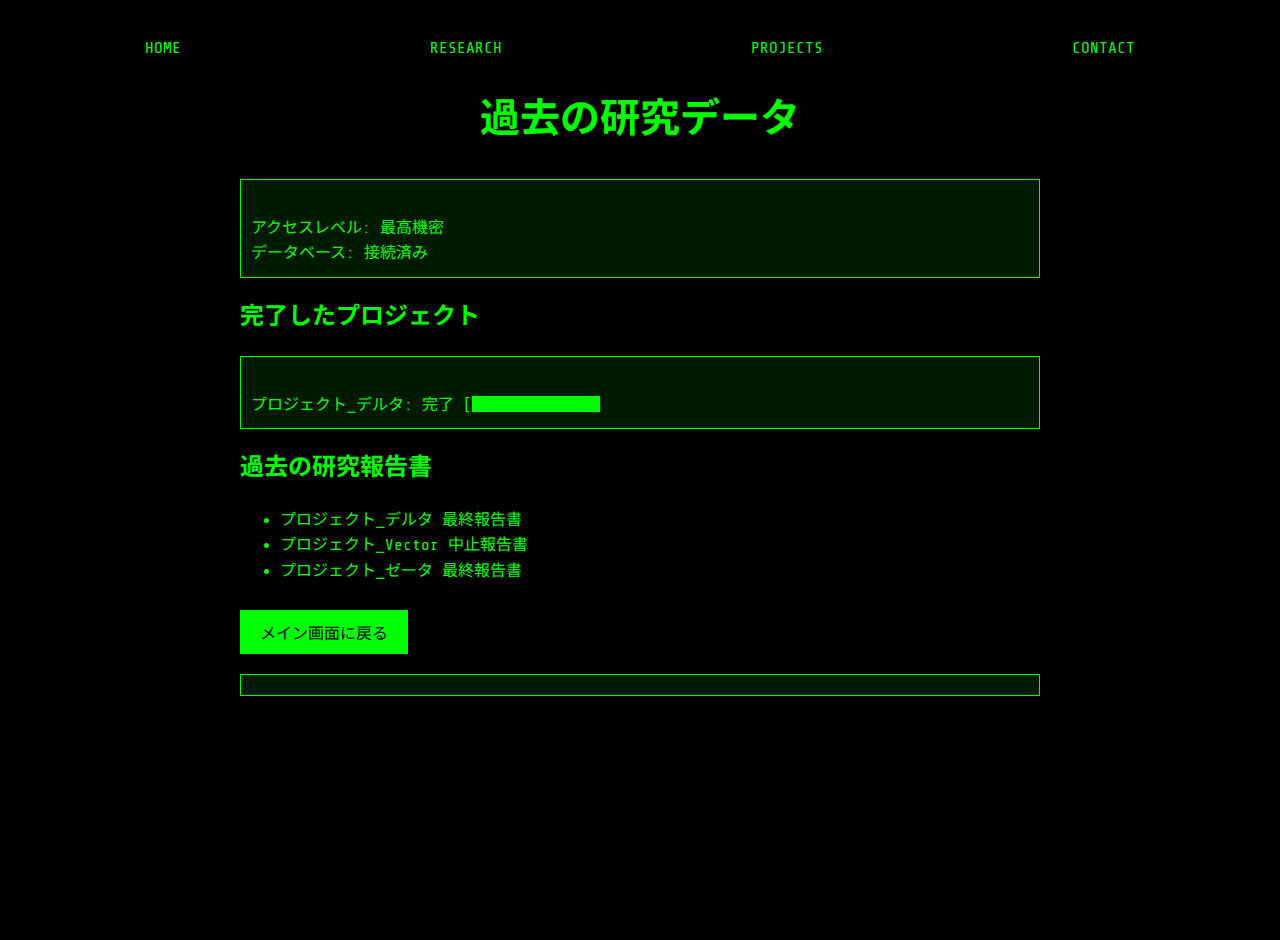
<file: past_research.html>
<!DOCTYPE html>
<html lang="ja">
<head>
    <meta charset="UTF-8">
    <meta name="viewport" content="width=device-width, initial-scale=1.0">
    <title>過去の研究データ - 研究所端末</title>
    <style>
        @import url('https://fonts.googleapis.com/css2?family=Noto+Sans+JP:wght@400;700&family=Share+Tech+Mono&display=swap');
        
        body {
            background-color: #000;
            color: #00ff00;
            font-family: 'Share Tech Mono', 'Noto Sans JP', monospace;
            line-height: 1.6;
            padding: 20px;
            min-height: 100vh;
            margin: 0;
        }

        .container {
            max-width: 800px;
            margin: 0 auto;
        }

        h1 {
            font-size: 2.5em;
            text-align: center;
            animation: flicker 0.3s infinite;
        }

        @keyframes flicker {
            0% { opacity: 1; }
            50% { opacity: 0.95; }
            100% { opacity: 1; }
        }

        .terminal-text {
            background: rgba(0, 255, 0, 0.1);
            border: 1px solid #00ff00;
            padding: 10px;
            margin: 10px 0;
            white-space: pre-line;
        }

        button {
            background-color: #00ff00;
            color: #000;
            border: none;
            padding: 10px 20px;
            font-family: 'Share Tech Mono', 'Noto Sans JP', monospace;
            font-size: 1em;
            cursor: pointer;
            margin: 10px 0;
        }

        button:hover {
            background-color: #00cc00;
        }

        a {
            color: #00ff00;
            text-decoration: none;
        }

        a:hover {
            text-decoration: underline;
        }
    </style>
</head>
<body>

     <header>
        <nav>
            <ul style="list-style: none; padding: 0; display: flex; justify-content: space-around;">
                <li><a href="index.html">HOME</a></li>
                <li><a href="past_research.html">RESEARCH</a></li>
                <li><a href="projects.html">PROJECTS</a></li>
                <li><a href="contact.html">CONTACT</a></li>
            </ul>
        </nav>
    </header>
    <div class="container">
        <h1>過去の研究データ</h1>
        
        <div class="terminal-text">
            アクセスレベル: 最高機密
            データベース: 接続済み
        </div>

        <h2>完了したプロジェクト</h2>
        <div class="terminal-text">
            プロジェクト_デルタ: 完了 [██████████] 100%
            プロジェクト_イプシロン: 中止 [████______] 40%
            プロジェクト_ゼータ: 完了 [██████████] 100%
        </div>

        <h2>過去の研究報告書</h2>
        <ul>
            <li><a href="reports/project_delta.pdf" target="_blank">プロジェクト_デルタ 最終報告書</a></li>
            <li><a href="reports/project_epsilon.pdf" target="_blank">プロジェクト_Vector 中止報告書</a></li>
            <li><a href="reports/project_zeta.pdf" target="_blank">プロジェクト_ゼータ 最終報告書</a></li>
        </ul>

        <button onclick="window.location.href='index.html'">メイン画面に戻る</button>

        <div class="terminal-text">
            警告: これらの過去の研究データは極秘情報です。
            不正アクセスは法的措置の対象となります。
        </div>
    </div>

    <script>
        // ターミナル風のテキスト表示エフェクト
        function typeWriter(elementId, text, speed) {
            let i = 0;
            const element = document.getElementById(elementId);
            element.innerHTML = '';
            function type() {
                if (i < text.length) {
                    element.innerHTML += text.charAt(i);
                    i++;
                    setTimeout(type, speed);
                }
            }
            type();
        }

        // ページ読み込み時にエフェクトを適用
        window.onload = function() {
            const terminalTexts = document.querySelectorAll('.terminal-text');
            terminalTexts.forEach((element, index) => {
                const text = element.innerHTML;
                element.innerHTML = '';
                element.id = 'terminal-text-' + index;
                setTimeout(() => typeWriter('terminal-text-' + index, text, 20), index * 1000);
            });
        };
    </script>
</body>
</html>
</file>
